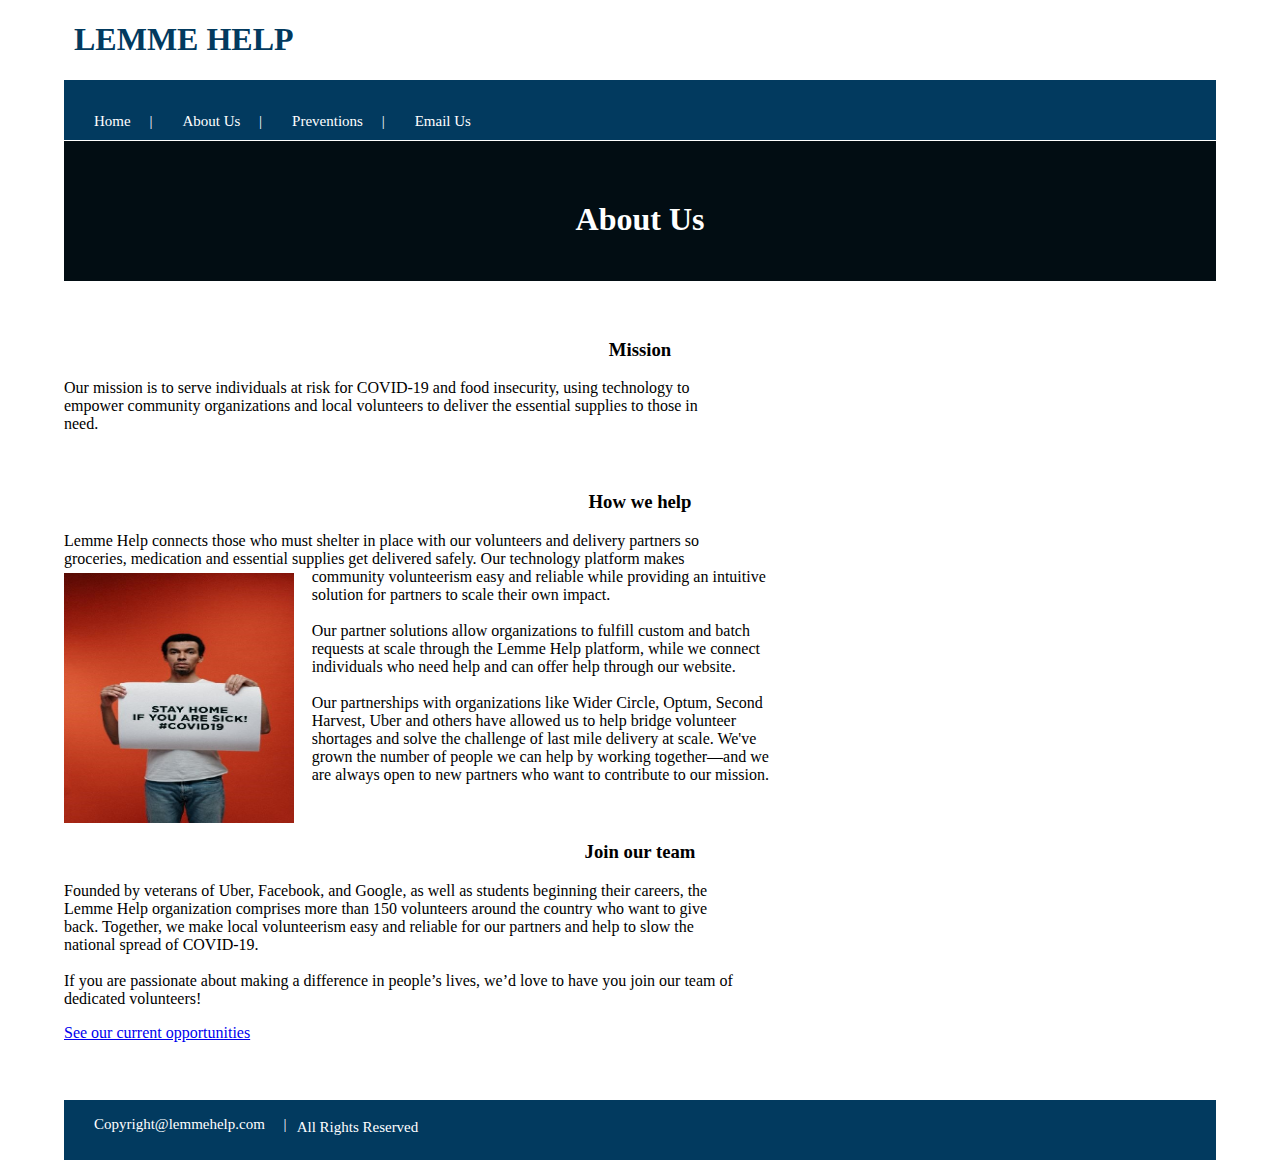
<file: aboutus.html>
<!DOCTYPE html>
<html lang="en">
    <head>
        <title>Assignment5</title>
<meta charset="utf-8">
<meta name="refresh" content="10">
<meta name="viewport" content="width=device">
<!--Website developer: James Gayflor-->
<link rel="stylesheet" type="text/css" href="assignment5.css">
</head>
<!--Body-->
<body>
<h1 class="h1">LEMME HELP</h1>
<div>
 <nav class="nav">

     <a href="assignment5.html" class="a">Home &nbsp;&nbsp;&nbsp;&nbsp;|</a>
     <a href="#" class="a">About Us &nbsp;&nbsp;&nbsp;&nbsp;|</a>
     <a href="preventions.html" class="a">Preventions &nbsp;&nbsp;&nbsp;&nbsp;|</a>
     <a href="mailto:shekep1000@gmail.com" class="a">Email Us</a>

 </nav>
 <section class="sec">
     <h1 class="hh1">About Us</h1>
 </section>
 <h3 class="hh3">Mission</h3>
 <p>Our mission is to serve individuals at risk for COVID-19 and food insecurity, using technology to<br>
    empower community organizations and local volunteers to deliver the essential supplies to those in<br>
    need.</p>
    <h3 class="hh3">How we help</h3>
    <p>Lemme Help connects those who must shelter in place with our volunteers and delivery partners so<br>
        groceries, medication and essential supplies get delivered safely. Our technology platform makes<br>
        <img src="man.png" alt="Man with poster" class="iiimg">
        community volunteerism easy and reliable while providing an intuitive<br>
        solution for partners to scale their own impact.
        <br>
        <br>
        Our partner solutions allow organizations to fulfill custom and batch<br>
        requests at scale through the Lemme Help platform, while we connect<br>
        individuals who need help and can offer help through our website.
        <br>
        <br>
        Our partnerships with organizations like Wider Circle, Optum, Second<br>
        Harvest, Uber and others have allowed us to help bridge volunteer<br>
        shortages and solve the challenge of last mile delivery at scale. We've<br>
        grown the number of people we can help by working together—and we<br>
        are always open to new partners who want to contribute to our mission.</p>

        <h3 class="hh3">Join our team</h3>
        <p>Founded by veterans of Uber, Facebook, and Google, as well as students beginning their careers, the<br>
            Lemme Help organization comprises more than 150 volunteers around the country who want to give<br>
            back. Together, we make local volunteerism easy and reliable for our partners and help to slow the<br>
            national spread of COVID-19.<br>
            <br>
            If you are passionate about making a difference in people’s lives, we’d love to have you join our team of<br>
            dedicated volunteers!
            </p>

            <a href="https://www.charitynavigator.org/" target="_blank">See our current opportunities</a>

            <nav class="fnav">

                <a href="https://www.charitynavigator.org/" target="_blank" class="a">Copyright@lemmehelp.com &nbsp;&nbsp;&nbsp;&nbsp;|</a>
                <p class="p">All Rights Reserved</p>

               </nav>
 </div>
 </body>
</file>
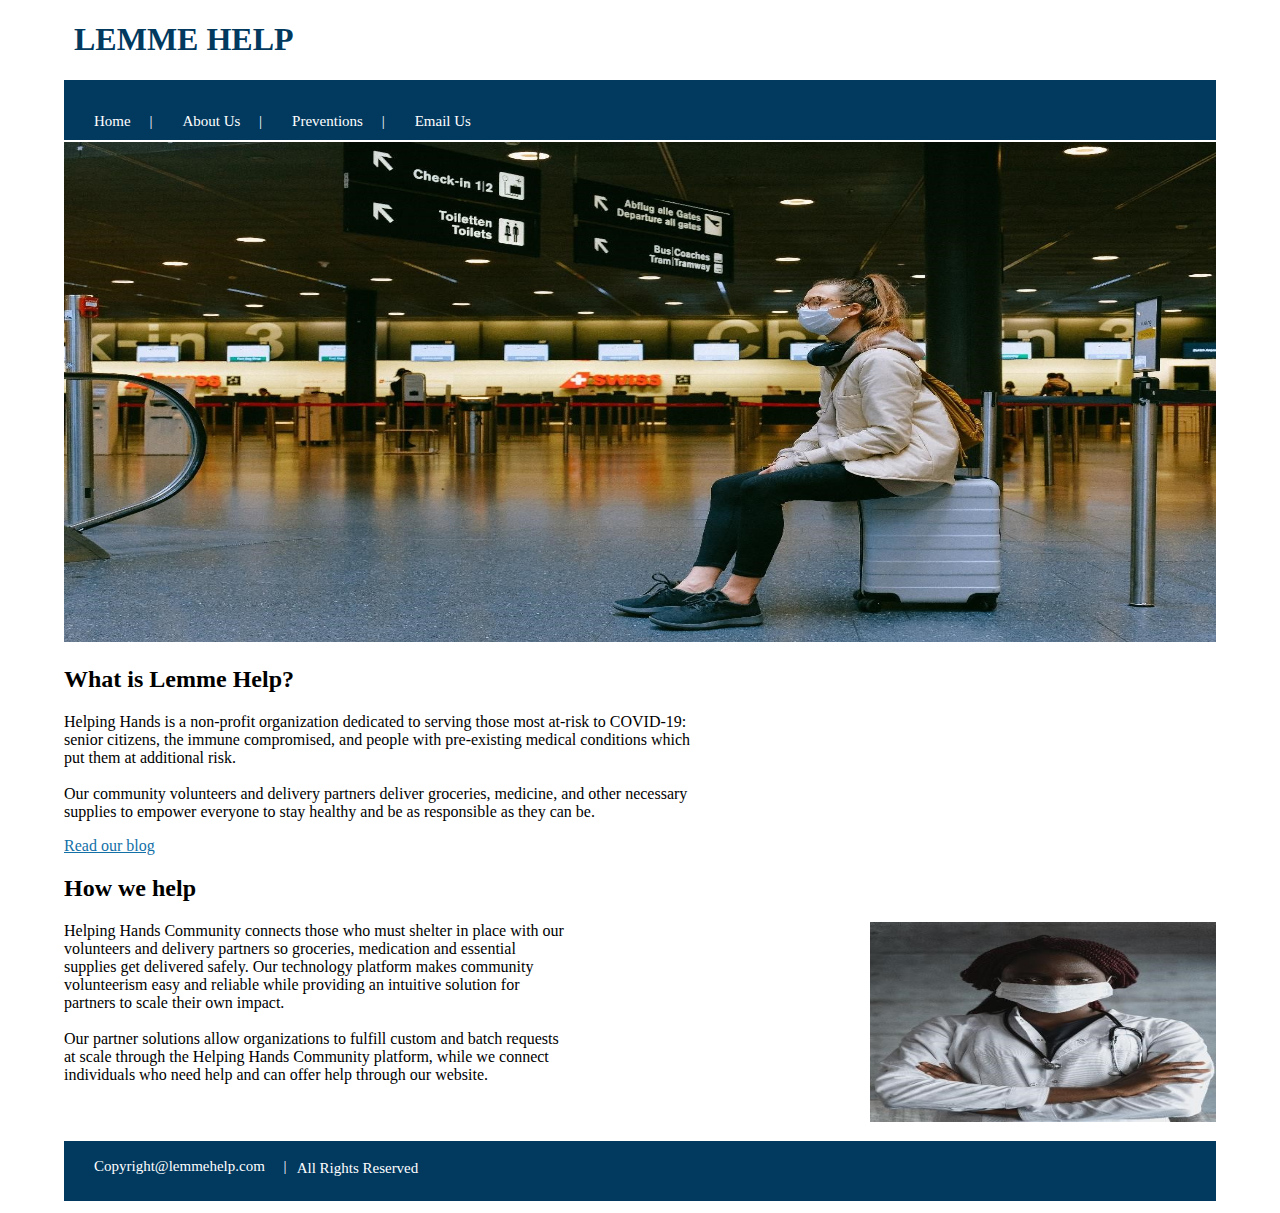
<file: assignment5.html>
<!DOCTYPE html>
<html lang="en">
    <head>
        <title>Assignment5</title>
        <meta name="viewport" content="width=device">
        <meta charset="utf-8">
        <meta name="refresh" content="10">
        <meta name="viewport" content="width=device">
        <!--Website developer: James Gayflor-->
        <link rel="stylesheet" type="text/css" href="assignment5.css">
    </head>
    <!--Body-->
    <body>
     <h1 class="h1">LEMME HELP</h1>
     <div>
         <nav class="nav">

             <a href="#" class="a">Home &nbsp;&nbsp;&nbsp;&nbsp;|</a>
             <a href="aboutus.html" class="a">About Us &nbsp;&nbsp;&nbsp;&nbsp;|</a>
             <a href="preventions.html" class="a">Preventions &nbsp;&nbsp;&nbsp;&nbsp;|</a>
             <a href="mailto:shekep1000@gmail.com" class="a">Email Us</a>

         </nav>
         <img src="girlmask.png" alt="girlwearingmask" class="img">
         <h2 class="h2">What is Lemme Help?</h2>
         <p>Helping Hands is a non-profit organization dedicated to serving those most at-risk to COVID-19:<br>
            senior citizens, the immune compromised, and people with pre-existing medical conditions which<br>
            put them at additional risk.<br><br>
            Our community volunteers and delivery partners deliver groceries, medicine, and other necessary<br>
            supplies to empower everyone to stay healthy and be as responsible as they can be.</p>
            
            <a href="https://www.charitynavigator.org/" target="_blank" class="aa">Read our blog</a>

            <h2 class="h2">How we help</h2>
            <img src="girl.png" alt="girlwithmask" class="iimg">
            <p>Helping Hands Community connects those who must shelter in place with our<br>
                volunteers and delivery partners so groceries, medication and essential<br>
                supplies get delivered safely. Our technology platform makes community<br>
                volunteerism easy and reliable while providing an intuitive solution for<br>
                partners to scale their own impact.
                <br>
                <br>
                Our partner solutions allow organizations to fulfill custom and batch requests<br>
                at scale through the Helping Hands Community platform, while we connect<br>
                individuals who need help and can offer help through our website.</p>

                <nav class="fnav">

                 <a href="https://www.charitynavigator.org/" target="_blank" class="a">Copyright@lemmehelp.com &nbsp;&nbsp;&nbsp;&nbsp;|</a>
                 <p class="p">All Rights Reserved</p>

                </nav>
     </div>
    </body>
</html>
</file>
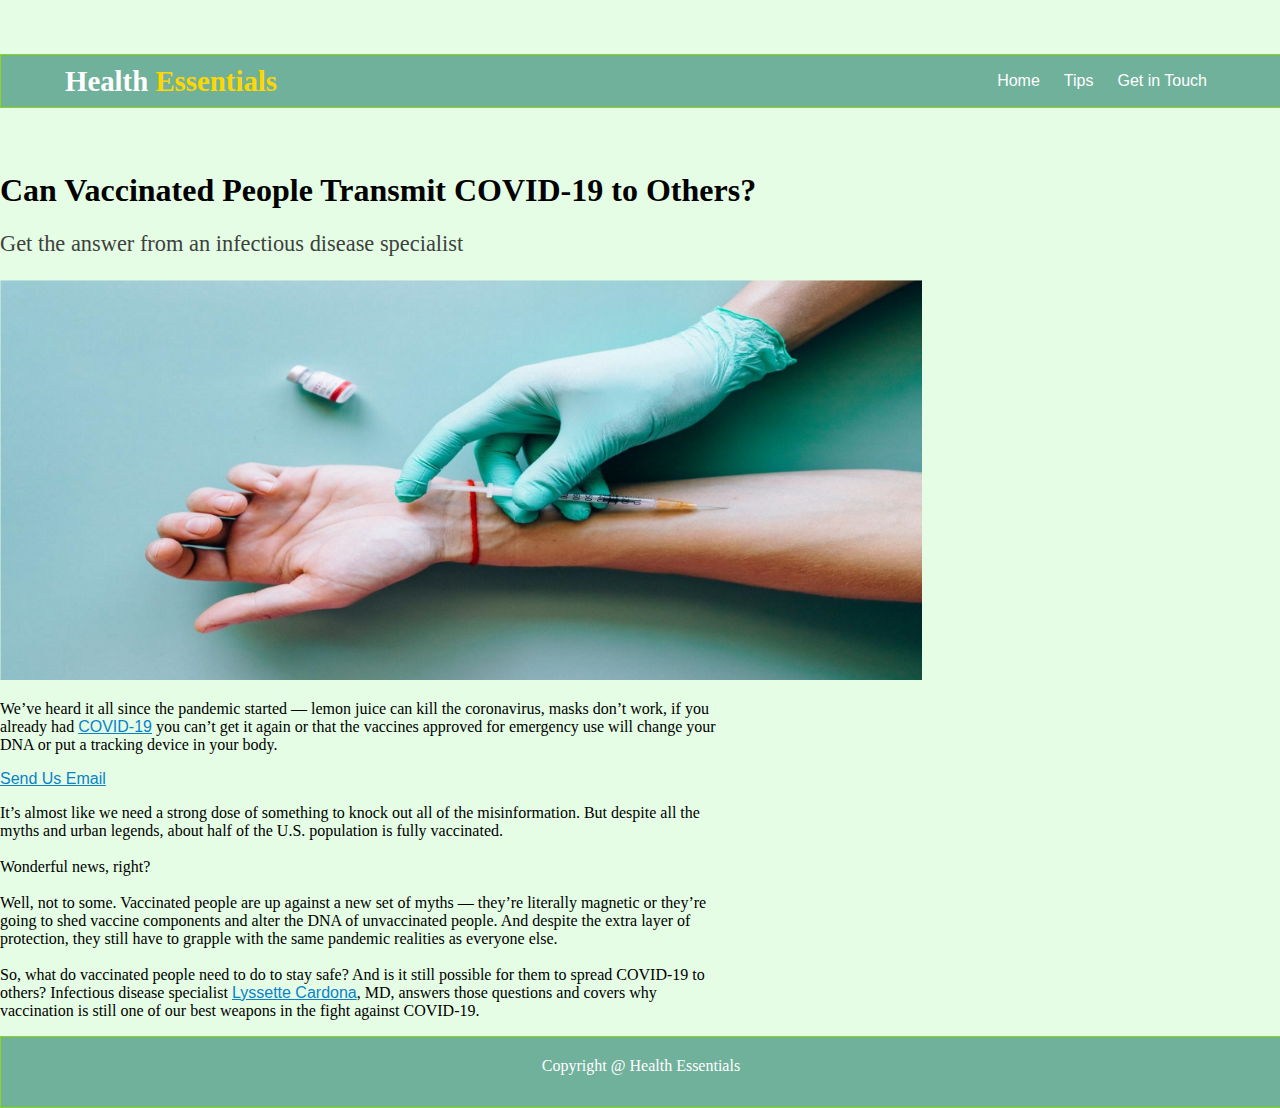
<file: assignment6.html>
<!DOCTYPE html>
<html lang="en">
<head>
    <meta charset="UTF-8">
    <meta http-equiv="X-UA-Compatible" content="IE=edge">
    <meta name="viewport" content="width=device-width, initial-scale=1.0">
    <title>Health Essentials</title>
    <link rel="stylesheet" href="assignment6.css">
</head>
<body>
  <br>
  <br>
  <br>
  <header class="header">
   <h3>Health <strong>Essentials</strong></h3>
    <nav>
      <ul class="navlinks" type="none">
        <li><a href="assignment6.html">Home</a></li>
        <li><a href="tips.html">Tips</a></li>
        <li><a href="intouch.html">Get in Touch</a></li>
      </ul>
    </nav>
  </header>

  <div>
  <h1 class="h1">Can Vaccinated People Transmit COVID-19 to
    Others?</h1>

  <p class="pa">
    Get the answer from an infectious disease specialist
  </p>

  <img src="injection.png" alt="giving injection" class="img">

  <p>We’ve heard it all since the pandemic started — lemon juice can kill the coronavirus, masks don’t work, if you<br>
    already had <a href="https://www.charitynavigator.org/" class="a">COVID-19</a> you can’t get it again or that the vaccines approved for emergency use will change your<br>
    DNA or put a tracking device in your body. 
  </p>

    <a href="mailto:shekep1000@gmail.com" class="a">Send Us Email</a>

  <p>It’s almost like we need a strong dose of something to knock out all of the misinformation. But despite all the<br>
    myths and urban legends, about half of the U.S. population is fully vaccinated.
    <br>
    <br>
    Wonderful news, right?
    <br>
    <br>
    Well, not to some. Vaccinated people are up against a new set of myths — they’re literally magnetic or they’re<br>
    going to shed vaccine components and alter the DNA of unvaccinated people. And despite the extra layer of<br>
    protection, they still have to grapple with the same pandemic realities as everyone else.
    <br>
    <br>
    So, what do vaccinated people need to do to stay safe? And is it still possible for them to spread COVID-19 to<br>
    others? Infectious disease specialist <a href="https://www.charitynavigator.org/" class="a">Lyssette Cardona</a>, MD, answers those questions and covers why<br>
    vaccination is still one of our best weapons in the fight against COVID-19. 
  </p>
</div>

<footer class="foot">Copyright @ Health Essentials</footer>
</body>
</html>
</file>
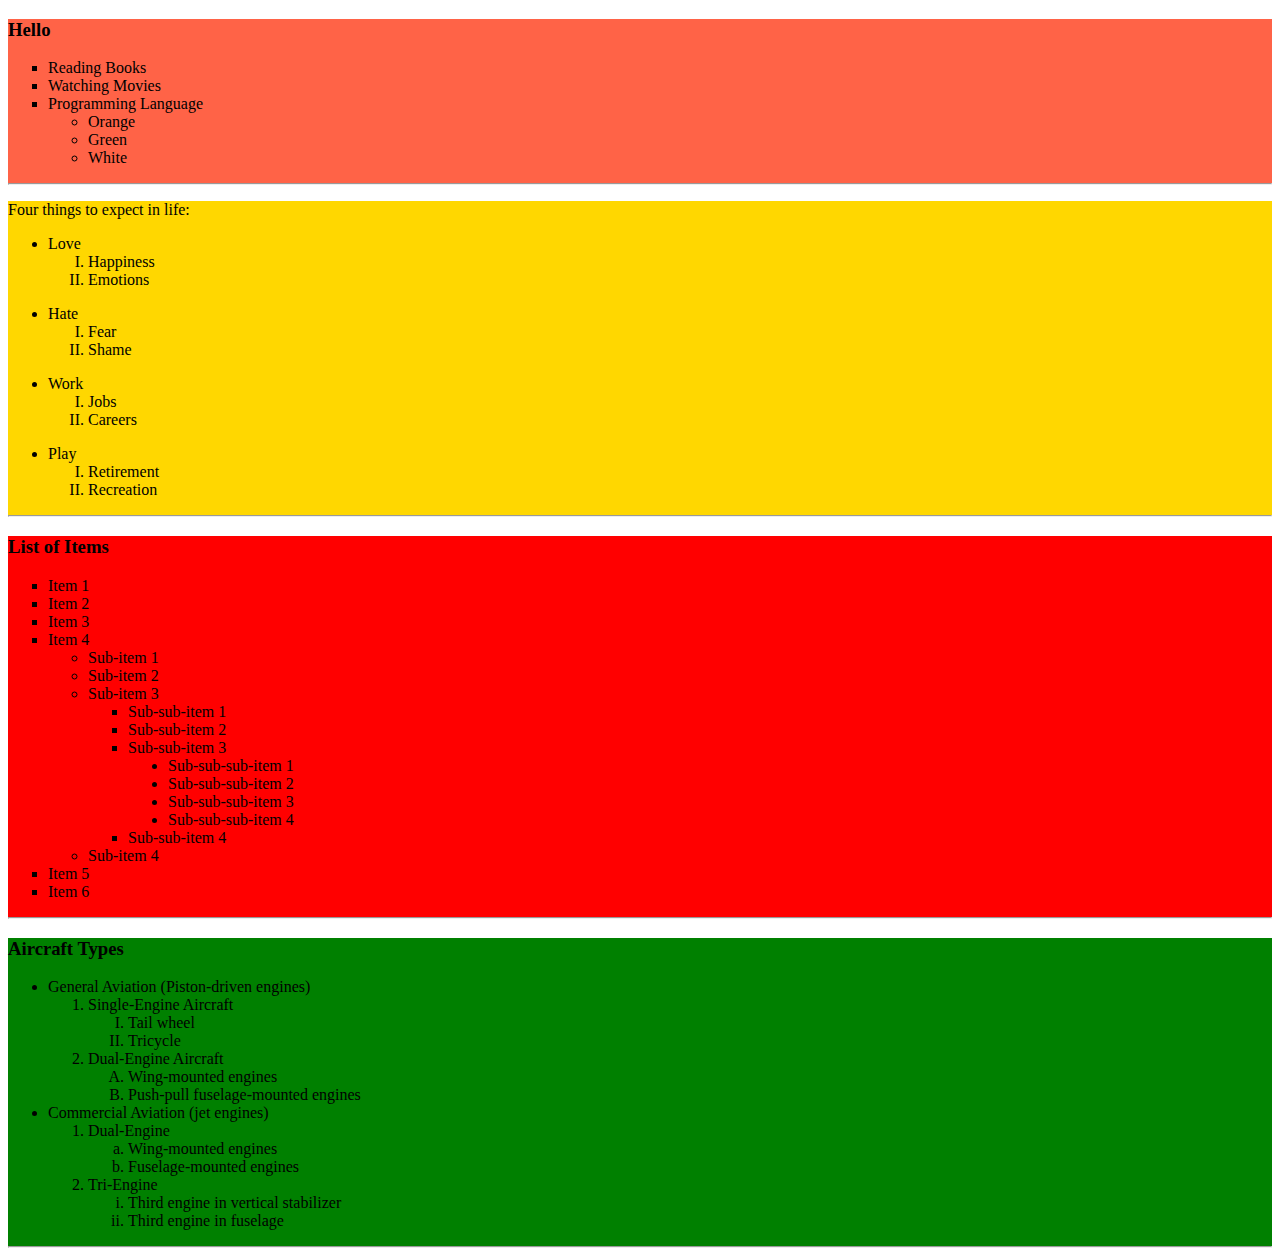
<file: index1.html>
<!DOCTYPE html>
<html lang="en">

<head>
    <!--My heading starts here-->
    <meta charset="utf-8">
    <meta name="author" content="Yamah Weefar">
    <meta name="ART277" content"assignment#:3">
<!--My heading close here-->
</head>

<body>

    <div style="background-color:tomato;width:auto,height;400px">
<strong></strong>
    
    <h3>Hello</h3>
    <ul type="square">
        <li>Reading Books</li>
        <li>Watching Movies</li>
        <li>Programming Language
            <ul type="circle">
                <li>Orange</li>
                <li>Green</li>
                <li>White</li>
            </ul>
        </li>
    </ul>
    <hr>
    
    </div>

    <div style="background-color:gold;width:auto,height;400px">

      <p>Four things to expect in life:</p> 
      
      <ul>
          <li>Love
              <ol type="I">
                  <li>Happiness</li>
                  <li>Emotions</li>
              </ol>
          </li>
      </ul>

      <ul>
        <li>Hate  
            <ol type="I">
                <li>Fear</li>
                <li>Shame</li>
            </ol>
        </li>
    </ul>

    <ul>
        <li> Work  
            <ol type="I">
                <li>Jobs</li>
                <li>Careers</li>
            </ol>
        </li>
    </ul>

    <ul>
        <li>Play  
            <ol type="I">
                <li>Retirement</li>
                <li>Recreation</li>
            </ol>
        </li>
    </ul>
<hr>

    </div>

    <div style="background-color:red;width:auto,height;400px">

        <h3>List of Items</h3>

        <ul type="square">
            <li>Item 1</li>
            <li>Item 2</li>
            <li>Item 3</li>    
            <li>Item 4

                <ul type="circle">
                    <li>Sub-item 1</li>
                    <li>Sub-item 2</li>
                        <li>Sub-item 3
                            <ul type="square">
                                <li>Sub-sub-item 1</li>
                                <li>Sub-sub-item 2</li>
                                <li>Sub-sub-item 3
                            <ul type="disc">
                                <li>Sub-sub-sub-item 1</li>
                                <li>Sub-sub-sub-item 2</li>
                                <li>Sub-sub-sub-item 3</li>
                                <li>Sub-sub-sub-item 4</li>
                            </ul>
                                </li>
                            <li>Sub-sub-item 4</li>
                            </ul>
                        </li>
               <li>Sub-item 4</li>
                    </ul>
            </li>
            <li>Item 5</li>
            <li>Item 6</li>
        </ul>
        <hr>
    </div>

    <div style="background-color:green;width:auto,height;400px">


        <h3>Aircraft Types</h3>

        <ul>
            <li>General Aviation (Piston-driven engines) 
                <ol>
                    <li>Single-Engine Aircraft
                        <ol type="I">
                            <li>Tail wheel</li>
                            <li>Tricycle</li>
                        </ol>

                    </li>
                    <li>Dual-Engine Aircraft
                        
                        <ol type="A">
                        <li>Wing-mounted engines</li>
                        <li>Push-pull fuselage-mounted engines</li>
                        </ol>
                    
                    </li>

                </ol>
            </li>
            <li> Commercial Aviation (jet engines)
                <ol>
                    <li>Dual-Engine
                <ol type="a">
                    <li>Wing-mounted engines</li>
                    <li>Fuselage-mounted engines</li>
                </ol>
                 </li>
                 <li>Tri-Engine
                    <ol type="i">
                        <li>Third engine in vertical stabilizer</li>
                        <li>Third engine in fuselage</li>
                    </ol>
                 </li>
                </ol>
            
        </ul>
        <hr>
    </div>

</body>

</html>
</file>
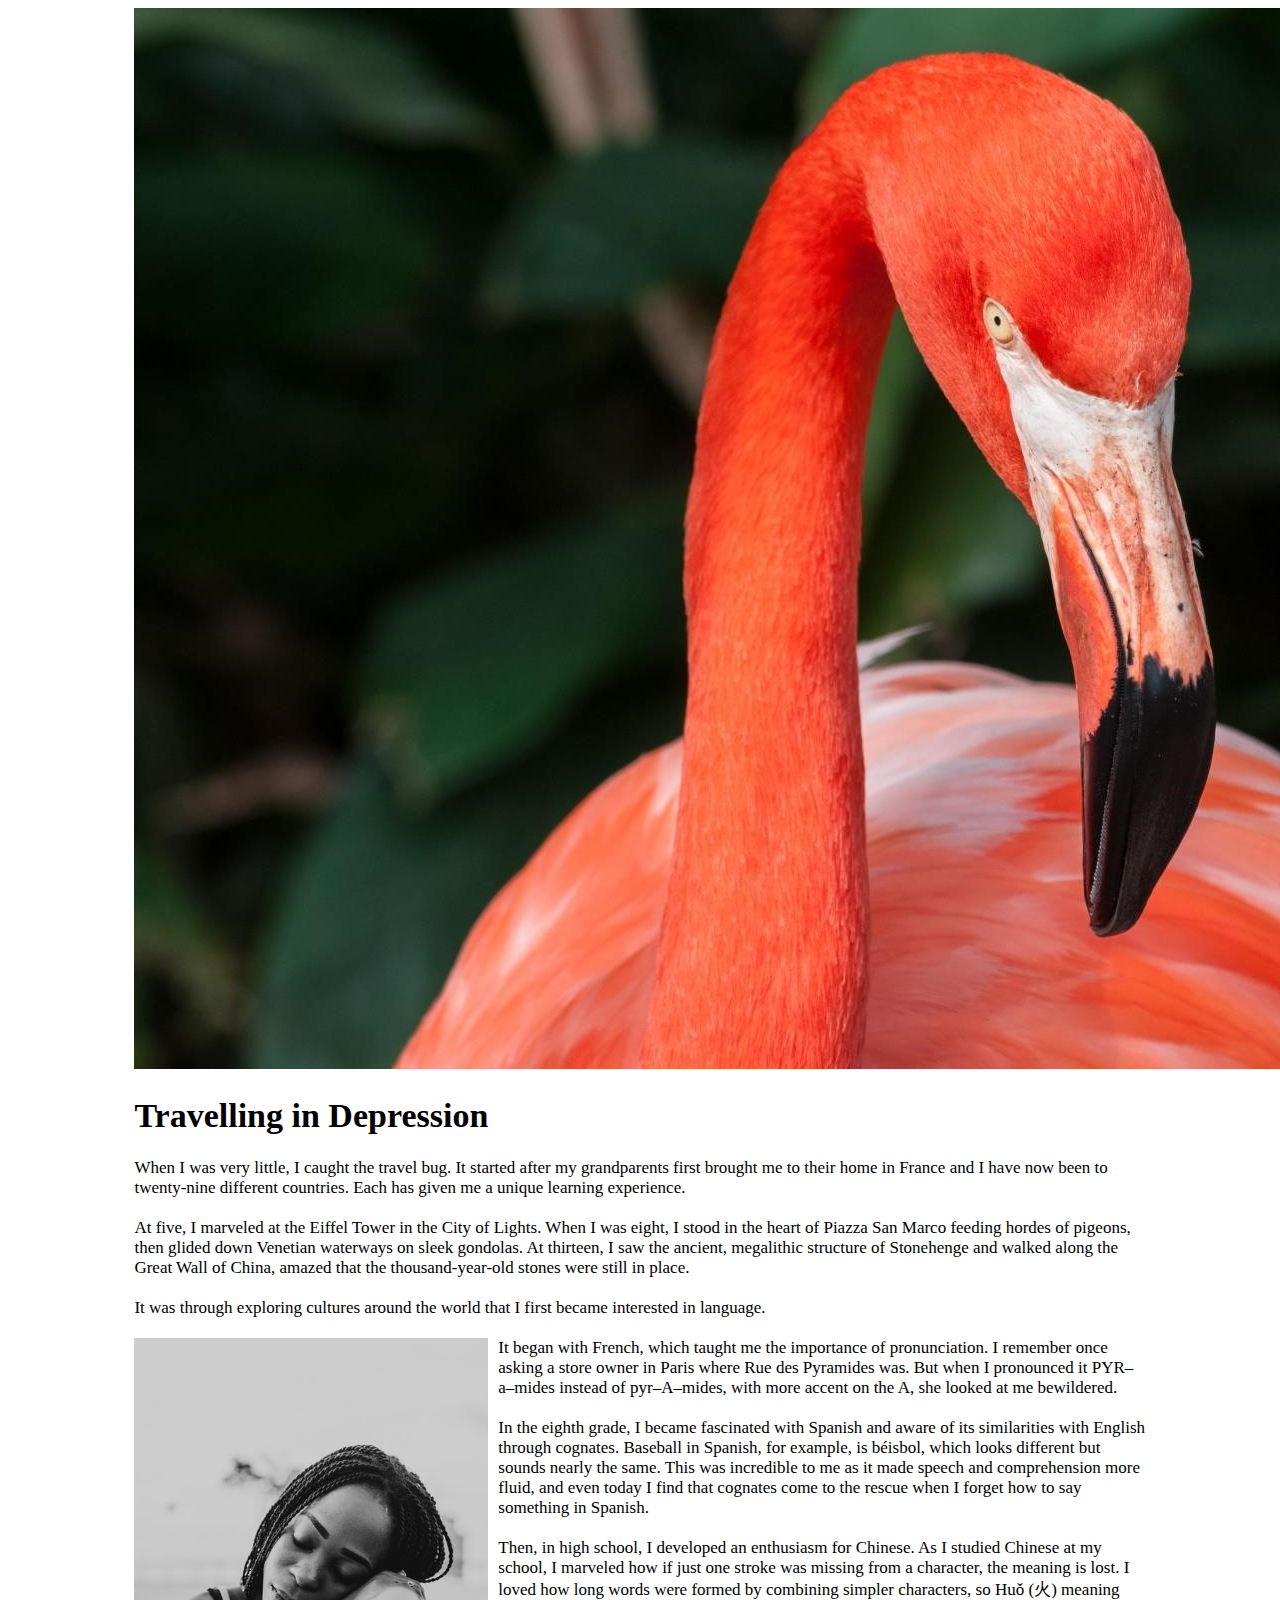
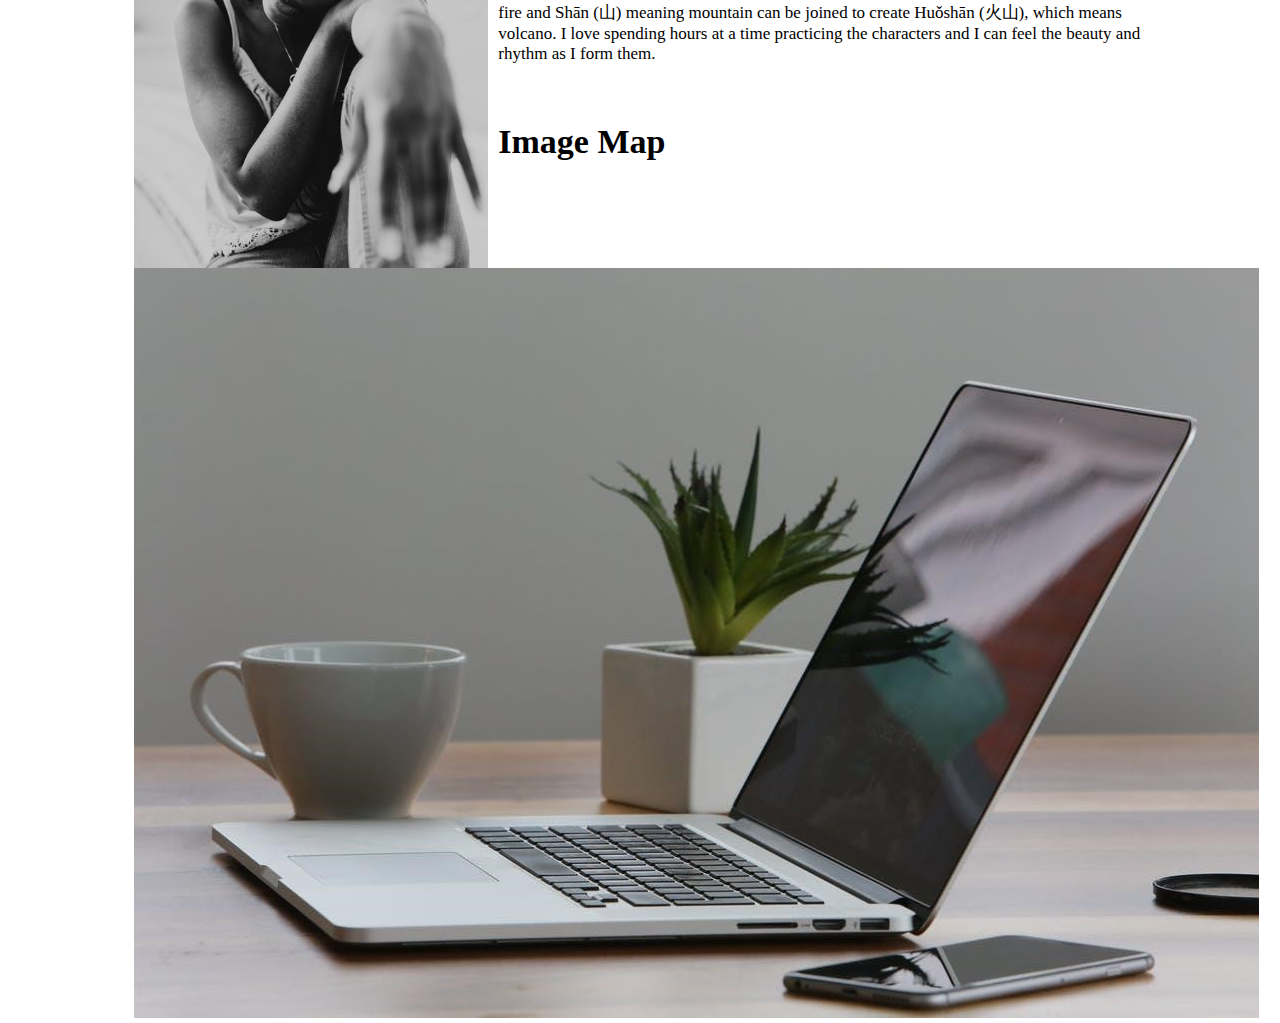
<file: index4.html>
<!DOCTYPE html>
<html lang="en">
    <head>
        <!--head starts here-->
        <!--Name: Yamah Weefar Section (6)-->
        <link  rel="stylesheet" type="text/css" href="style.css">
        <title>Assignment#: 4</title>
        <meta charset="utf-8">
        <meta http-equiv="X-UA-Compatible" content="IE=edge">
        <meta name="viewport" content="width=device-width, initial-scale=1.0">
    </head><!--head end here-->
    <body><!--body starts here-->
        <div class="div">
         <picture>
             <source src="Art.png" media="min-width: 650px">
             <source src="flower.png" media="min-width: 1000px">
             <img src="Art.png" alt="Bird" class="img">
         </picture>
         <h1>Travelling in Depression</h1>
         <p>When I was very little, I caught the travel bug. It started after my grandparents first brought me to their home in
            France and I have now been to twenty-nine different countries. Each has given me a unique learning experience.
            <br>
            <br>
            At five, I marveled at the Eiffel Tower in the City of Lights. When I was eight, I stood in the heart of Piazza San Marco
            feeding hordes of pigeons, then glided down Venetian waterways on sleek gondolas. At thirteen, I saw the ancient,
            megalithic structure of Stonehenge and walked along the Great Wall of China, amazed that the thousand-year-old
            stones were still in place.
            <br>
            <br>
            It was through exploring cultures around the world that I first became interested in language.
            <br>
            <br>
            <img src="girl.jpeg" alt="girl" class="iimg">
            It began with French, which taught me the importance of pronunciation. I
            remember once asking a store owner in Paris where Rue des Pyramides was.
            But when I pronounced it PYR–a–mides instead of pyr–A–mides, with more
            accent on the A, she looked at me bewildered.
            <br>
            <br>
            In the eighth grade, I became fascinated with Spanish and aware of its
            similarities with English through cognates. Baseball in Spanish, for example, is
            béisbol, which looks different but sounds nearly the same. This was incredible
            to me as it made speech and comprehension more fluid, and even today I find
            that cognates come to the rescue when I forget how to say something in
            Spanish.
            <br>
            <br>
            Then, in high school, I developed an enthusiasm for Chinese. As I studied
            Chinese at my school, I marveled how if just one stroke was missing from a
            character, the meaning is lost. I loved how long words were formed by
            combining simpler characters, so Huǒ (火) meaning fire and Shān (山) meaning
            mountain can be joined to create Huǒshān (火山), which means volcano. I love
            spending hours at a time practicing the characters and I can feel the beauty and rhythm as I form them.</p>
        <br>
        <h1>Image Map</h1>
        <div>
        <img src="pc.png" alt="laptop on deck" usemap="#laptop">
    </div>
        <map name="laptop">
            <area shape="poly" coords="833,117,597,545,81,557,215,655,779,643,1053,157" href="#">
            <area shape="rect" coords="786,723,1014,687" href="#">
            <area shape="circle" coords="222,475,92" href="#">
            <area shape="rect" coords="472,381,554,541" href="#">
            <area shape="rect" coords="1018,617,1123,637" href="#">
        </map>
    
        </div>
    </body><!-- body End-->
    
</html>
</file>
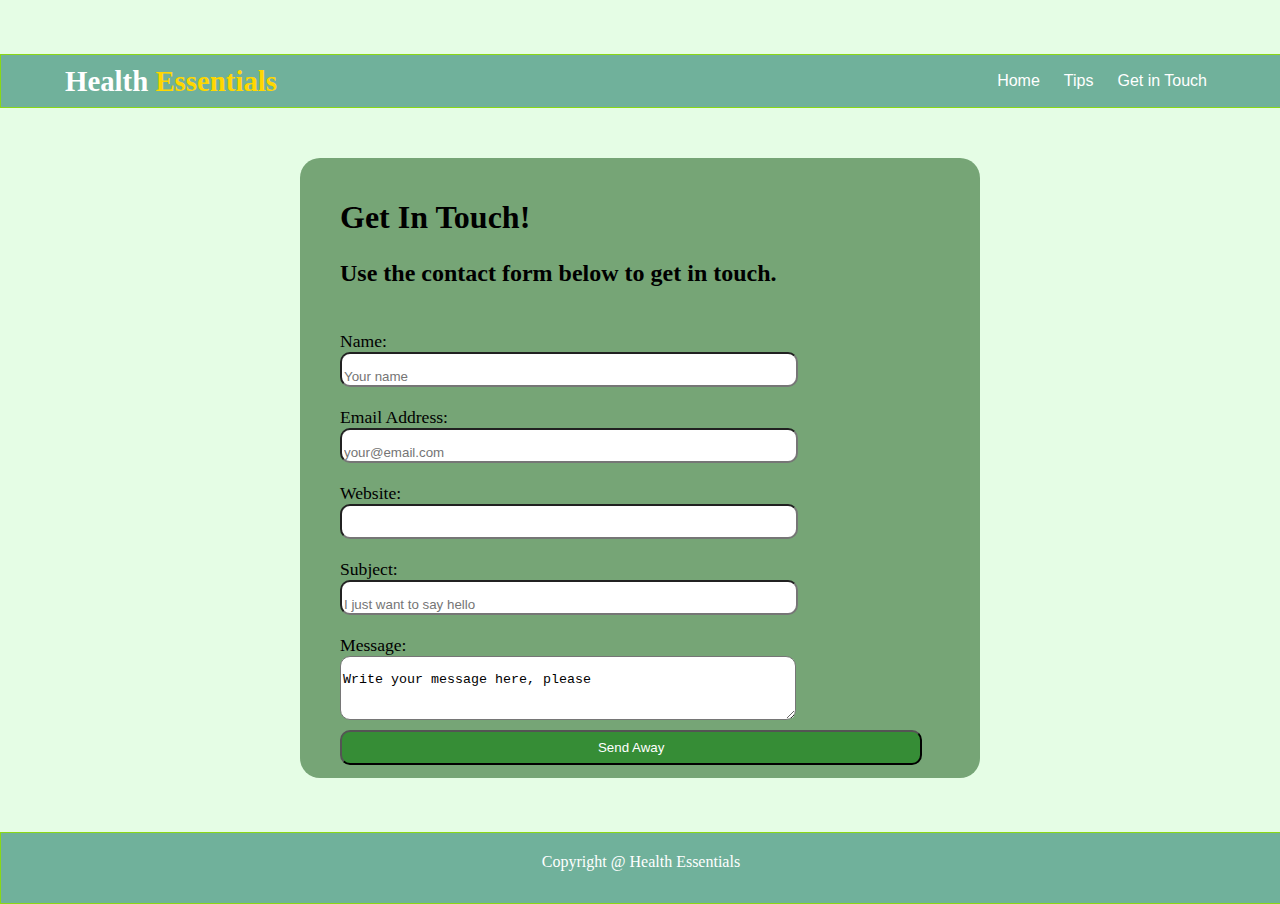
<file: intouch.html>
<!DOCTYPE html>
<html lang="en">
<head>
    <meta charset="UTF-8">
    <meta http-equiv="X-UA-Compatible" content="IE=edge">
    <meta name="viewport" content="width=device-width, initial-scale=1.0">
    <title>Health Essentials</title>
    <link rel="stylesheet" href="assignment6.css">
</head>
<body>
  <br>
  <br>
  <br>
  <header class="header">
   <h3>Health <strong>Essentials</strong></h3>
    <nav>
      <ul class="navlinks" type="none">
        <li><a href="assignment6.html">Home</a></li>
        <li><a href="tips.html">Tips</a></li>
        <li><a href="intouch.html">Get in Touch</a></li>
      </ul>
    </nav>
  </header>

  <div>
    
    <form action="assignment6.html" class="form">
      <h1>Get In Touch!</h1>
      <h3 class="h3">Use the contact form below to get in touch.</h3>
      <section style="padding-top: 20px;">
      <label for="name" class="label">Name:</label>
      <br>
      <input type="text" class="input" placeholder="Your name">
      </section>
      <section style="padding-top: 20px;">
        <label for="email" class="label">Email Address:</label>
        <br>
        <input type="text" class="input" placeholder="your@email.com">
        </section>
        <section style="padding-top: 20px;">
          <label for="Website" class="label">Website:</label>
          <br>
          <input type="text" class="input">
          </section>
          <section style="padding-top: 20px;">
            <label for="Subject" class="label">Subject:</label>
            <br>
            <input type="text" class="input" placeholder="I just want to say hello">
            </section>
            <section style="padding-top: 20px;">
              <label for="Message" class="label">Message:</label>
              <br>
              <textarea name="Message" id="Message" cols="62" rows="3" class="input">Write your message here, please</textarea>
              </section>

              <button class="button">Send Away</button>
    </form>
  </div>
  <br>
  <br>
  <br>
  <footer class="foot">Copyright @ Health Essentials</footer>
  </body>
  </html>
</file>
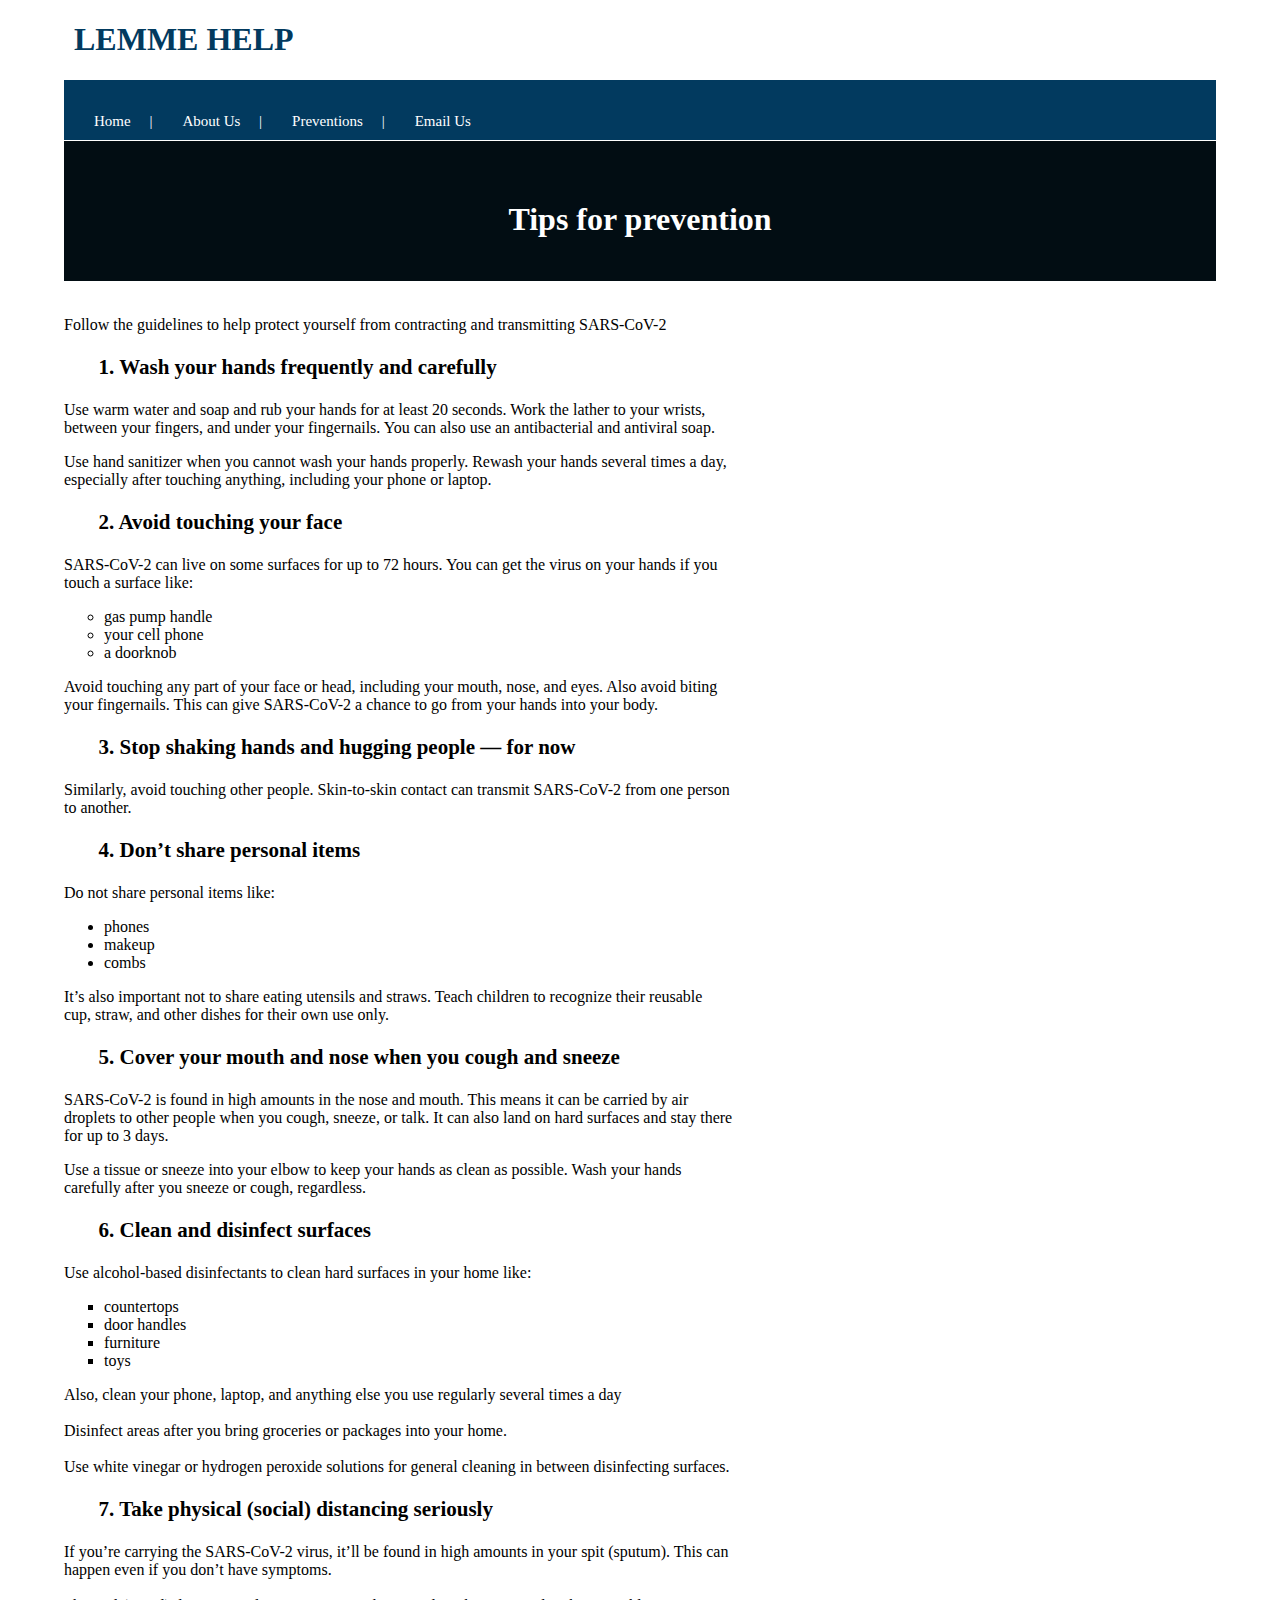
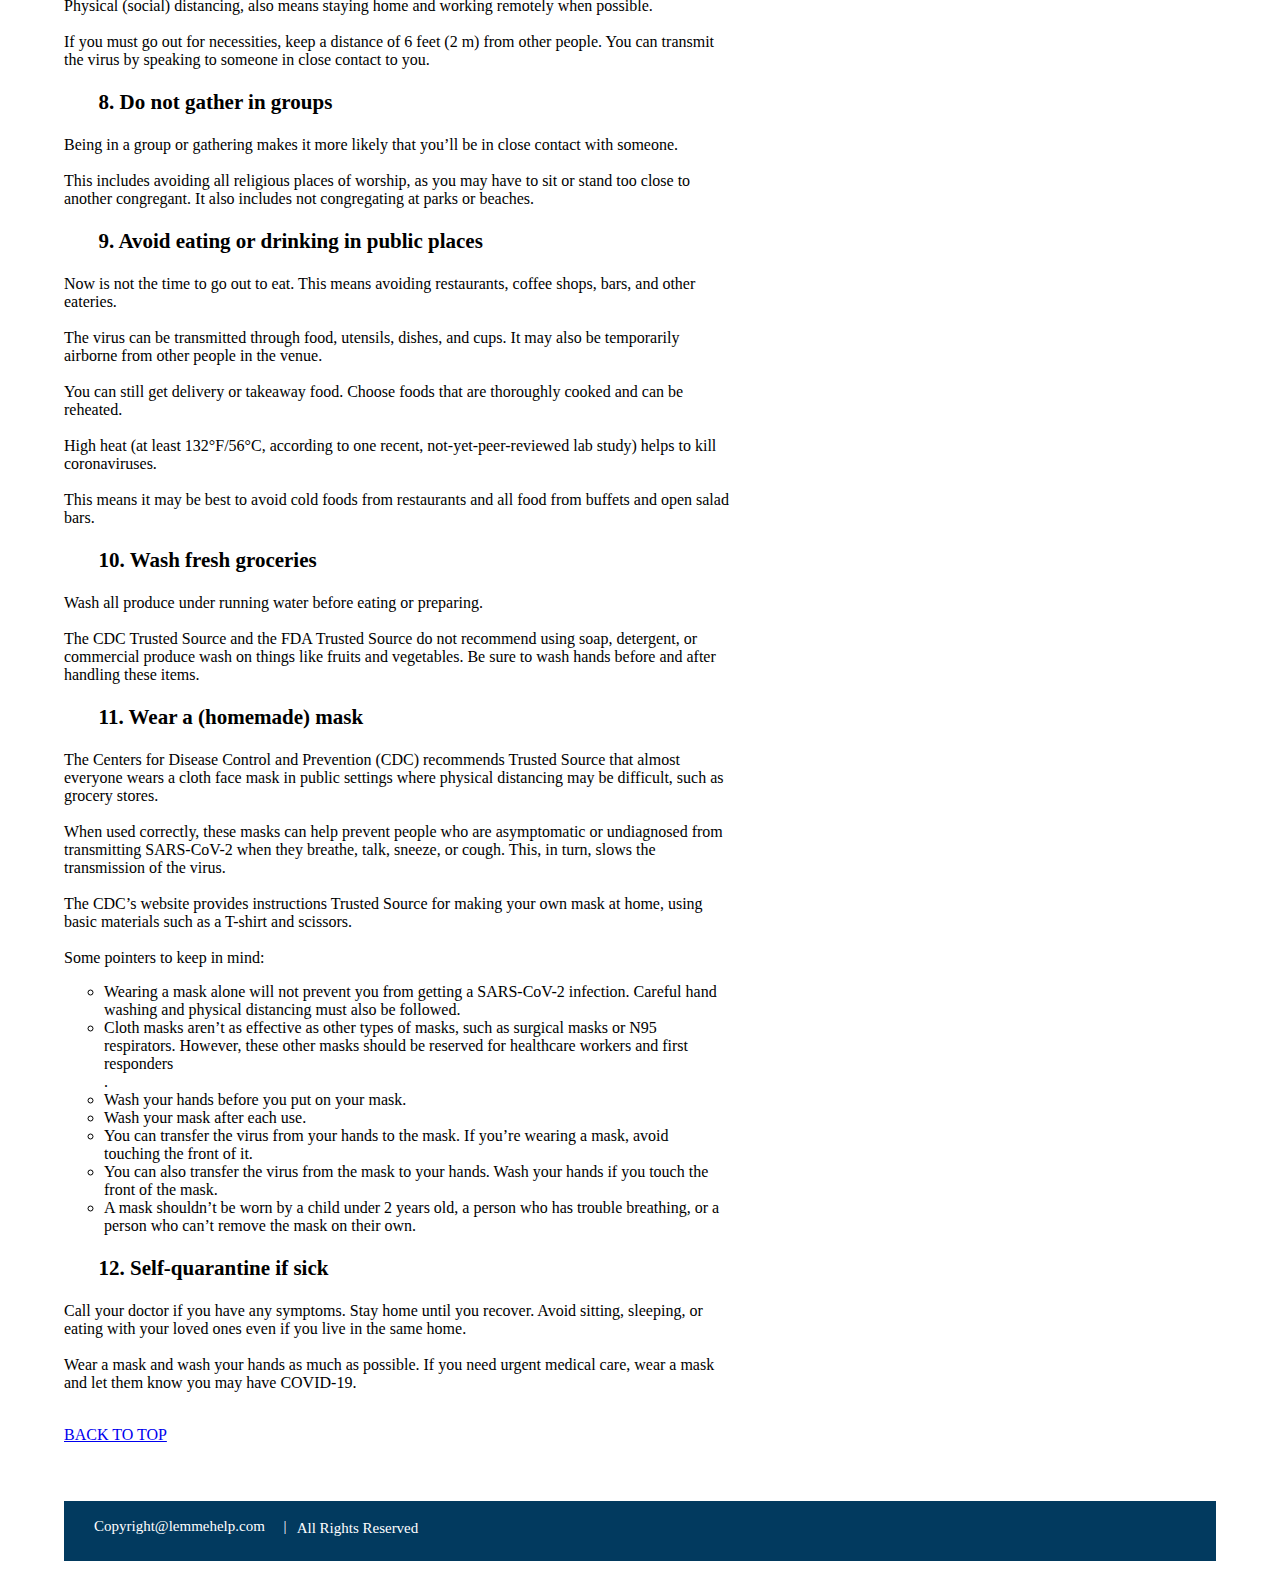
<file: preventions.html>
<!DOCTYPE html>
<html lang="en">
    <head>
        <title>Assignment5</title>
<meta charset="utf-8">
<meta name="refresh" content="10">
<meta name="viewport" content="width=device">
<!--Website developer: James Gayflor-->
<link rel="stylesheet" type="text/css" href="assignment5.css">
</head>
<!--Body-->
<body id="body">
<h1 class="h1">LEMME HELP</h1>
<div>
 <nav class="nav">

     <a href="assignment5.html" class="a">Home &nbsp;&nbsp;&nbsp;&nbsp;|</a>
     <a href="aboutus.html" class="a">About Us &nbsp;&nbsp;&nbsp;&nbsp;|</a>
     <a href="#" class="a">Preventions &nbsp;&nbsp;&nbsp;&nbsp;|</a>
     <a href="mailto:shekep1000@gmail.com" class="a">Email Us</a>

 </nav>
 <section class="sec">
    <h1 class="hh1">Tips for prevention</h1>
</section>
<p class="pp">Follow the guidelines to help protect yourself from contracting and transmitting SARS-CoV-2</p>

    <p class="ol"><b>1. Wash your hands frequently and carefully</b></li>
    

<p>Use warm water and soap and rub your hands for at least 20 seconds. Work the lather to your wrists,<br>
    between your fingers, and under your fingernails. You can also use an antibacterial and antiviral soap.</p>

<p>Use hand sanitizer when you cannot wash your hands properly. Rewash your hands several times a day,<br>
    especially after touching anything, including your phone or laptop.</p>

    
        <p class="ol"><b>2. Avoid touching your face</b></p>

        <p>SARS-CoV-2 can live on some surfaces for up to 72 hours. You can get the virus on your hands if you<br>
touch a surface like:
<ul type="Circle">
    <li>gas pump handle</li>
        <li>your cell phone</li>
        <li>a doorknob</li>
</ul>
Avoid touching any part of your face or head, including your mouth, nose, and eyes. Also avoid biting<br>
    your fingernails. This can give SARS-CoV-2 a chance to go from your hands into your body.
</p>

<p class="ol"><b>3. Stop shaking hands and hugging people — for now</b>
    <p>Similarly, avoid touching other people. Skin-to-skin contact can transmit SARS-CoV-2 from one person<br>
    to another.</p>
</p>

<p class="ol"><b>4. Don’t share personal items</b></p>
<p>Do not share personal items like:

<ul type="disc">
    <li>phones</li>
        <li>makeup</li>
        <li>combs</li>
</ul>
It’s also important not to share eating utensils and straws. Teach children to recognize their reusable<br>
cup, straw, and other dishes for their own use only.
</p>
       


<p class="ol"><b>5. Cover your mouth and nose when you cough and sneeze</b></p>

<p>SARS-CoV-2 is found in high amounts in the nose and mouth. This means it can be carried by air<br>
    droplets to other people when you cough, sneeze, or talk. It can also land on hard surfaces and stay there<br>
    for up to 3 days.</p>
    <p>Use a tissue or sneeze into your elbow to keep your hands as clean as possible. Wash your hands<br>
        carefully after you sneeze or cough, regardless.</p>

        <p class="ol"><b>6. Clean and disinfect surfaces</b></p>

        <p>Use alcohol-based disinfectants to clean hard surfaces in your home like:

            <ul type="square">

                <li>countertops</li>
                    <li>door handles</li>
                    <li>furniture</li>
                    <li>toys</li>
            </ul>
            Also, clean your phone, laptop, and anything else you use regularly several times a day<br>
            <br>
            Disinfect areas after you bring groceries or packages into your home.<br>
            <br>
            Use white vinegar or hydrogen peroxide solutions for general cleaning in between disinfecting surfaces.
        </p>

        <p class="ol"><b>7. Take physical (social) distancing seriously</b></p>

        <p>If you’re carrying the SARS-CoV-2 virus, it’ll be found in high amounts in your spit (sputum). This can<br>
        happen even if you don’t have symptoms.
        <br>
        <br>
        Physical (social) distancing, also means staying home and working remotely when possible.
        <br>
        <br>
If you must go out for necessities, keep a distance of 6 feet (2 m) from other people. You can transmit<br>
the virus by speaking to someone in close contact to you.
    </p>

    <p class="ol"><b>8. Do not gather in groups</b></p>

    <p>Being in a group or gathering makes it more likely that you’ll be in close contact with someone.
        <br>
        <br>
        This includes avoiding all religious places of worship, as you may have to sit or stand too close to<br>
        another congregant. It also includes not congregating at parks or beaches.
        </p>

        <p class="ol"><b>9. Avoid eating or drinking in public places</b></p>

        <p>Now is not the time to go out to eat. This means avoiding restaurants, coffee shops, bars, and other<br>
            eateries.
            <br>
            <br>
            The virus can be transmitted through food, utensils, dishes, and cups. It may also be temporarily<br>
            airborne from other people in the venue.
            <br>
            <br>
            You can still get delivery or takeaway food. Choose foods that are thoroughly cooked and can be<br>
            reheated.
            <br>
            <br>
            High heat (at least 132°F/56°C, according to one recent, not-yet-peer-reviewed lab study) helps to kill<br>
            coronaviruses.
            <br>
            <br>
            This means it may be best to avoid cold foods from restaurants and all food from buffets and open salad<br>
            bars.</p>

            <p class="ol"><b>10. Wash fresh groceries</b></p>

            <p>Wash all produce under running water before eating or preparing.
                <br>
                <br>
                The CDC Trusted Source and the FDA Trusted Source do not recommend using soap, detergent, or<br>
                commercial produce wash on things like fruits and vegetables. Be sure to wash hands before and after<br>
                handling these items.</p>

                <p class="ol"><b>11. Wear a (homemade) mask</b></p>

                <p>The Centers for Disease Control and Prevention (CDC) recommends Trusted Source that almost<br>
everyone wears a cloth face mask in public settings where physical distancing may be difficult, such as<br>
grocery stores.
<br>
<br>
When used correctly, these masks can help prevent people who are asymptomatic or undiagnosed from<br>
transmitting SARS-CoV-2 when they breathe, talk, sneeze, or cough. This, in turn, slows the<br>
transmission of the virus.
<br>
<br>
The CDC’s website provides instructions Trusted Source for making your own mask at home, using<br>
basic materials such as a T-shirt and scissors.
<br>
<br>
Some pointers to keep in mind:
<ul type="Circle">
    <li>Wearing a mask alone will not prevent you from getting a SARS-CoV-2 infection. Careful hand<br>
        washing and physical distancing must also be followed.</li>
    <li>Cloth masks aren’t as effective as other types of masks, such as surgical masks or N95<br>
        respirators. However, these other masks should be reserved for healthcare workers and first<br>
        responders</li>.
    <li>Wash your hands before you put on your mask.</li>
    <li>Wash your mask after each use.</li>
    <li>You can transfer the virus from your hands to the mask. If you’re wearing a mask, avoid<br>
        touching the front of it.</li>
    <li>You can also transfer the virus from the mask to your hands. Wash your hands if you touch the<br>
        front of the mask.</li>
    <li>A mask shouldn’t be worn by a child under 2 years old, a person who has trouble breathing, or a<br>
        person who can’t remove the mask on their own.</li>
</ul>
</p>

<p class="ol"><b>12. Self-quarantine if sick</b></p>

<p>Call your doctor if you have any symptoms. Stay home until you recover. Avoid sitting, sleeping, or<br>
    eating with your loved ones even if you live in the same home.
    <br>
    <br>
    Wear a mask and wash your hands as much as possible. If you need urgent medical care, wear a mask<br>
    and let them know you may have COVID-19.</p>
<br>
    <a href="#body">BACK TO TOP</a>

    <nav class="fnav">

        <a href="https://www.charitynavigator.org/" target="_blank" class="a">Copyright@lemmehelp.com &nbsp;&nbsp;&nbsp;&nbsp;|</a>
        <p class="p">All Rights Reserved</p>

       </nav>
</div>


 </div>
 </body>
</file>
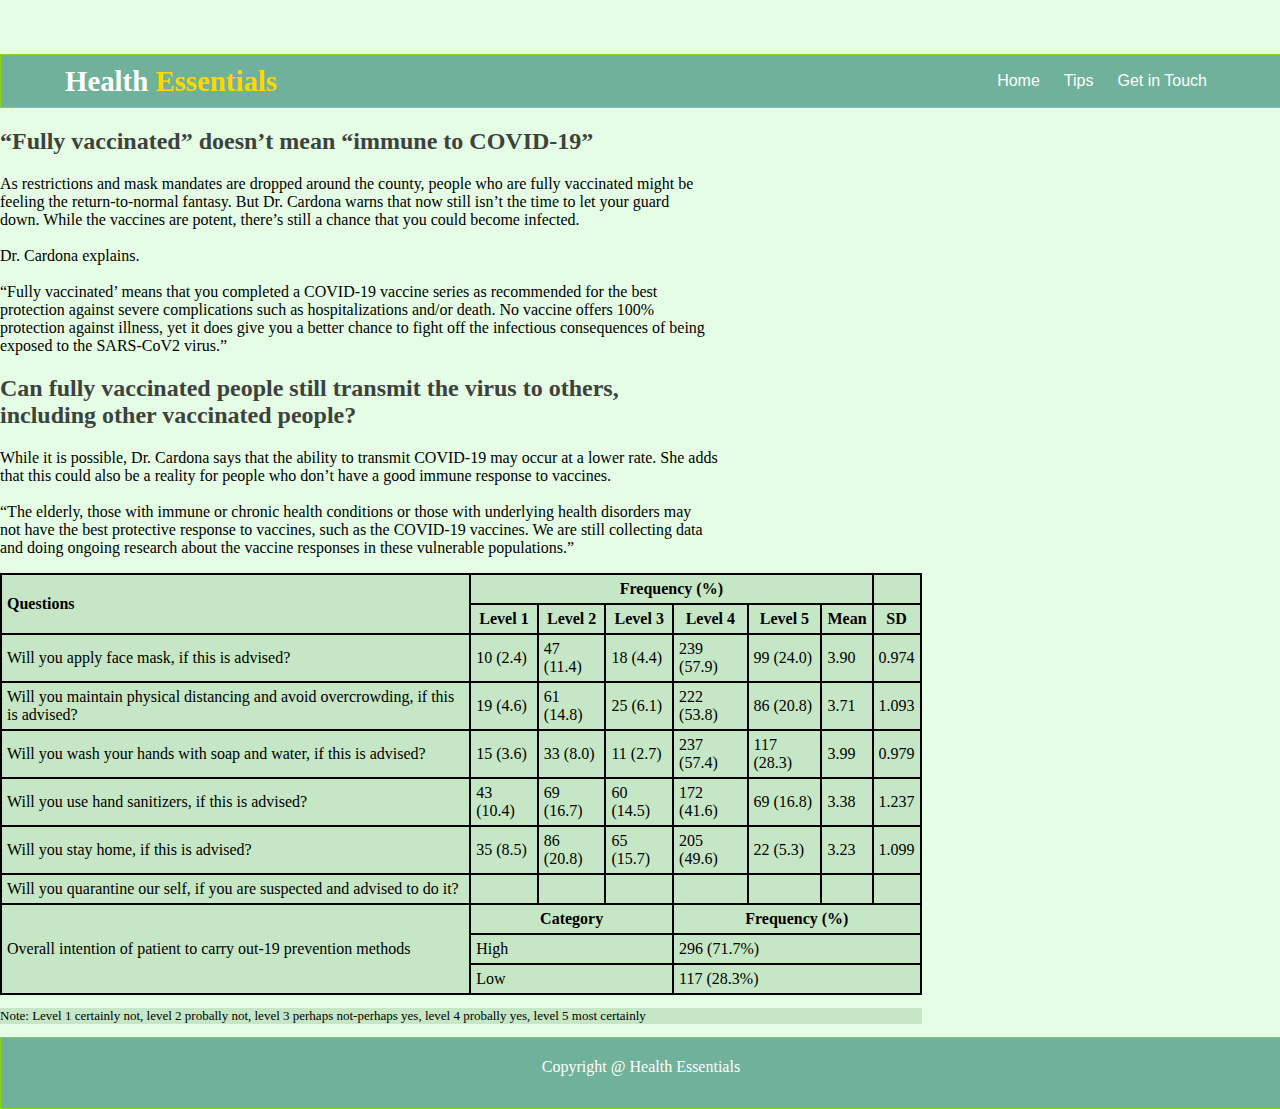
<file: tips.html>
<!DOCTYPE html>
<html lang="en">
<head>
    <meta charset="UTF-8">
    <meta http-equiv="X-UA-Compatible" content="IE=edge">
    <meta name="viewport" content="width=device-width, initial-scale=1.0">
    <title>Health Essentials</title>
    <link rel="stylesheet" href="assignment6.css">
</head>
<body>
  <br>
  <br>
  <br>
  <header class="header">
   <h3>Health <strong>Essentials</strong></h3>
    <nav>
      <ul class="navlinks" type="none">
        <li><a href="assignment6.html">Home</a></li>
        <li><a href="tips.html">Tips</a></li>
        <li><a href="intouch.html">Get in Touch</a></li>
      </ul>
    </nav>
  </header>
    
  <div>
      <h2 class="h2">“Fully vaccinated” doesn’t mean “immune to COVID-19” </h2>

      <p>As restrictions and mask mandates are dropped around the county, people who are fully vaccinated might be<br>
        feeling the return-to-normal fantasy. But Dr. Cardona warns that now still isn’t the time to let your guard<br>
        down. While the vaccines are potent, there’s still a chance that you could become infected.
        <br>
        <br>
        Dr. Cardona explains.
        <br>
        <br>
        “Fully vaccinated’ means that you completed a COVID-19 vaccine series as recommended for the best<br>
          protection against severe complications such as hospitalizations and/or death. No vaccine offers 100%<br>
          protection against illness, yet it does give you a better chance to fight off the infectious consequences of being<br>
          exposed to the SARS-CoV2 virus.”
      </p>

      <h2 class="h2">Can fully vaccinated people still transmit the virus to others,<br>
        including other vaccinated people?</h2>

        <p>While it is possible, Dr. Cardona says that the ability to transmit COVID-19 may occur at a lower rate. She adds<br>
            that this could also be a reality for people who don’t have a good immune response to vaccines.
            <br>
            <br>
            “The elderly, those with immune or chronic health conditions or those with underlying health disorders may<br>
             not have the best protective response to vaccines, such as the COVID-19 vaccines. We are still collecting data<br>
             and doing ongoing research about the vaccine responses in these vulnerable populations.”
        </p>

        <table style="width: 72%;" >
            <tr>
                <th rowspan="2" style="text-align: left;">Questions</th>
                <th colspan="6">Frequency (%)</th>
                <th> </th>
            </tr>
            <tr>
                
               
                <th>Level 1</th>
                <th>Level 2</th>
                <th>Level 3</th>
                <th>Level 4</th>
                <th>Level 5</th>
                <th>Mean</th>
                <th>SD</th>
            </tr>
            <tr> 
                <td>Will you apply face mask, if this is advised?</td>
                
                <td>10 (2.4)</td>
                <td>47 (11.4)</td>
                <td>18 (4.4)</td>
                <td>239 (57.9)</td>
                <td>99 (24.0)</td>
                <td>3.90</td>
                <td>0.974</td>
            </tr>
            <tr>
                <td>Will you maintain physical distancing and avoid overcrowding, if this is advised?</td>
                
                <td>19 (4.6)</td>
                <td>61 (14.8)</td>
                <td>25 (6.1)</td>
                <td>222 (53.8)</td>
                <td>86 (20.8)</td>
                <td>3.71</td>
                <td>1.093</td>
            </tr>
            <tr>
                <td>Will you wash your hands with soap and water, if this is advised?</td>
                
                <td>15 (3.6)</td>
                <td>33 (8.0)</td>
                <td>11 (2.7)</td>
                <td>237 (57.4)</td>
                <td>117 (28.3)</td>
                <td>3.99</td>
                <td>0.979</td>
            </tr>
            <tr>
                <td>Will you use hand sanitizers, if this is advised?</td>
               
                <td>43 (10.4)</td>
                <td>69 (16.7)</td>
                <td>60 (14.5)</td>
                <td>172 (41.6)</td>
                <td>69 (16.8)</td>
                <td>3.38</td>
                <td>1.237</td>
            </tr>
            <tr>
                 <td>Will you stay home, if this is advised?</td>
                 <td>35 (8.5)</td>
                 <td>86 (20.8)</td>
                 <td>65 (15.7)</td>
                 <td>205 (49.6)</td>
                 <td>22 (5.3)</td>
                 <td>3.23</td>
                 <td>1.099</td>
            </tr>
            <tr>
                <td>Will you quarantine our self, if you are suspected and advised to do it?</td>
                <td></td>
                <td></td>
                <td></td>
                <td></td>
                <td></td>
                <td></td>
                <td></td>
                
            </tr>
            <tr>
               <td rowspan="4">Overall intention of patient to carry out-19 prevention methods</td>
               
               <th colspan="3">Category</th> 
                   
               <th colspan="4">Frequency (%)</th>
 
            </tr>
            <tr>
                <td colspan="3">High</td>  
                <td colspan="4">296 (71.7%)</td>
  
            </tr>
            <tr>
                <td colspan="3">Low</td>  
                <td colspan="4">117 (28.3%)</td>
  
             </tr>
            
        </table>
        <p class="caption">Note: Level 1 certainly not, level 2 probally not, level 3 perhaps not-perhaps yes, level 4 probally yes, level 5 most certainly</p>
        </div>

        <footer class="foot">Copyright @ Health Essentials</footer>
        </body>
        </html>
</file>
<file: assignment5.css>
body{width: 90%;
margin: auto;}

.h1{color: rgb(2, 58, 95);
padding-left: 10px;}

.nav{width: 100%;
height: 60px;
background-color: rgb(2, 58, 95);
display: flex;
flex-direction: row;
align-items: flex-end;}

.fnav{width: 100%;
    height: 60px;
    background-color: rgb(2, 58, 95);
    display: flex;
    flex-direction: row;
    align-items: center;
margin-top: 5%;
margin-bottom: 1%;}

.a{color:white;
padding-bottom: 10px;
padding-left: 30px;
font-family: Arial black;
font-size: 15px;
text-decoration: none;
}

.img{width: 100%;
height: 500px;
margin-top: 0.2%;}

.iimg{float: right;
width:30%;
height: 200px;}

.h2{color: black;
}

.aa{color: rgb(19, 112, 167);}

.p{color: white;
margin-left: 10px;
margin-bottom: 20px;
font-size: 15px;}

.sec{text-align: center;
width: 100%;
height: 140px;
background-color: rgb(2, 13, 19);
align-items: center;
}

.hh1{color: white;
    margin-top: 0.1%;
    padding-top: 60px;
}

.hh3{text-align: center;
margin-top: 5%;}

.iiimg{float: left;
    width:20%;
    height: 250px;
margin-right: 1.5%;
margin-top: 0.5%;}

.pp{margin-top: 3%;}

.ol{font-size: 21px;
color: black;
margin-left: 3%;}
</file>
<file: assignment6.css>
body{
    margin: 0;
    padding: 0;
    background-color: rgb(229, 253, 229);
    box-sizing: border-box;
}




.header{display: flex;
justify-content: flex-end;
align-items: center;
padding: 1px 5%;
width: 90%;
height: 50px;
background-color: rgb(112, 177, 155);
margin: auto;
border: 1px solid rgb(138, 216, 21);
}

.navlinks li{
    display: inline;
    padding: 0px 10px; 
}

li, a{
    font-family: sans-serif;
    font-weight: 500;
    font-size: 1em;
    color: white;
    text-decoration: none;
    border-bottom: 5px solid transparent;
    animation: border-bottom 1s;
}

.navlinks li a:hover{
    border-bottom: 5px solid gold;
}

/*Navigation element ends here*/

h3{margin-right: auto;
color: white;
font-size: 1.8em;}

h3 > strong{color: gold;}

.img{
    width: 72%;
    height: 400px;
    
}

.h1{margin-top: 5%;}

.pa{color: rgb(61, 66, 61);
font-size: 1.4em;}

.a{color: rgb(9, 130, 201);
text-decoration: underline;}

.foot{
    text-align: center;
    padding: 20px 5% 0px 5%;
    width: 90%;
    height: 50px;
    background-color: rgb(112, 177, 155);
    margin: auto;
    border: 1px solid rgb(138, 216, 21);
    color: white;
}

.h2{color: rgb(61, 66, 61);}

 table, th, td{border: 2px solid black;
border-collapse: collapse;
background-color: rgb(198, 231, 198);
}

th, td{padding: 5px;}

.caption{
    font-size: 13px;
    background-color: rgb(198, 231, 198);
    width: 72%;
}

.form{width: 50%;
    margin: auto;
    height: 600px;
    background-color: rgb(118, 165, 118);
    margin-top: 50px;
    padding-top: 20px;
    padding-left: 40px;
    border-radius: 20px;
}

.h3{font-size: 1.5em;
color: black;}

.label{font-size: 1.1em;}

.input{padding-top: 15px;
width: 450px;
border-radius: 10px;}

.button{width: 91%;
border-radius: 10px;
height: 35px;
margin-top: 6px;
background-color: rgb(54, 141, 54);
color: white;}
</file>
<file: style.css>
.div{width: 80%;
margin: auto;
height: 500px;
font-size: 17px;}

. img{width:80%; height: 280px;
height: 600px;}
.iimg{width: 35%;
  
float: left;
margin-right: 10px;
position: relative;}
</file>
